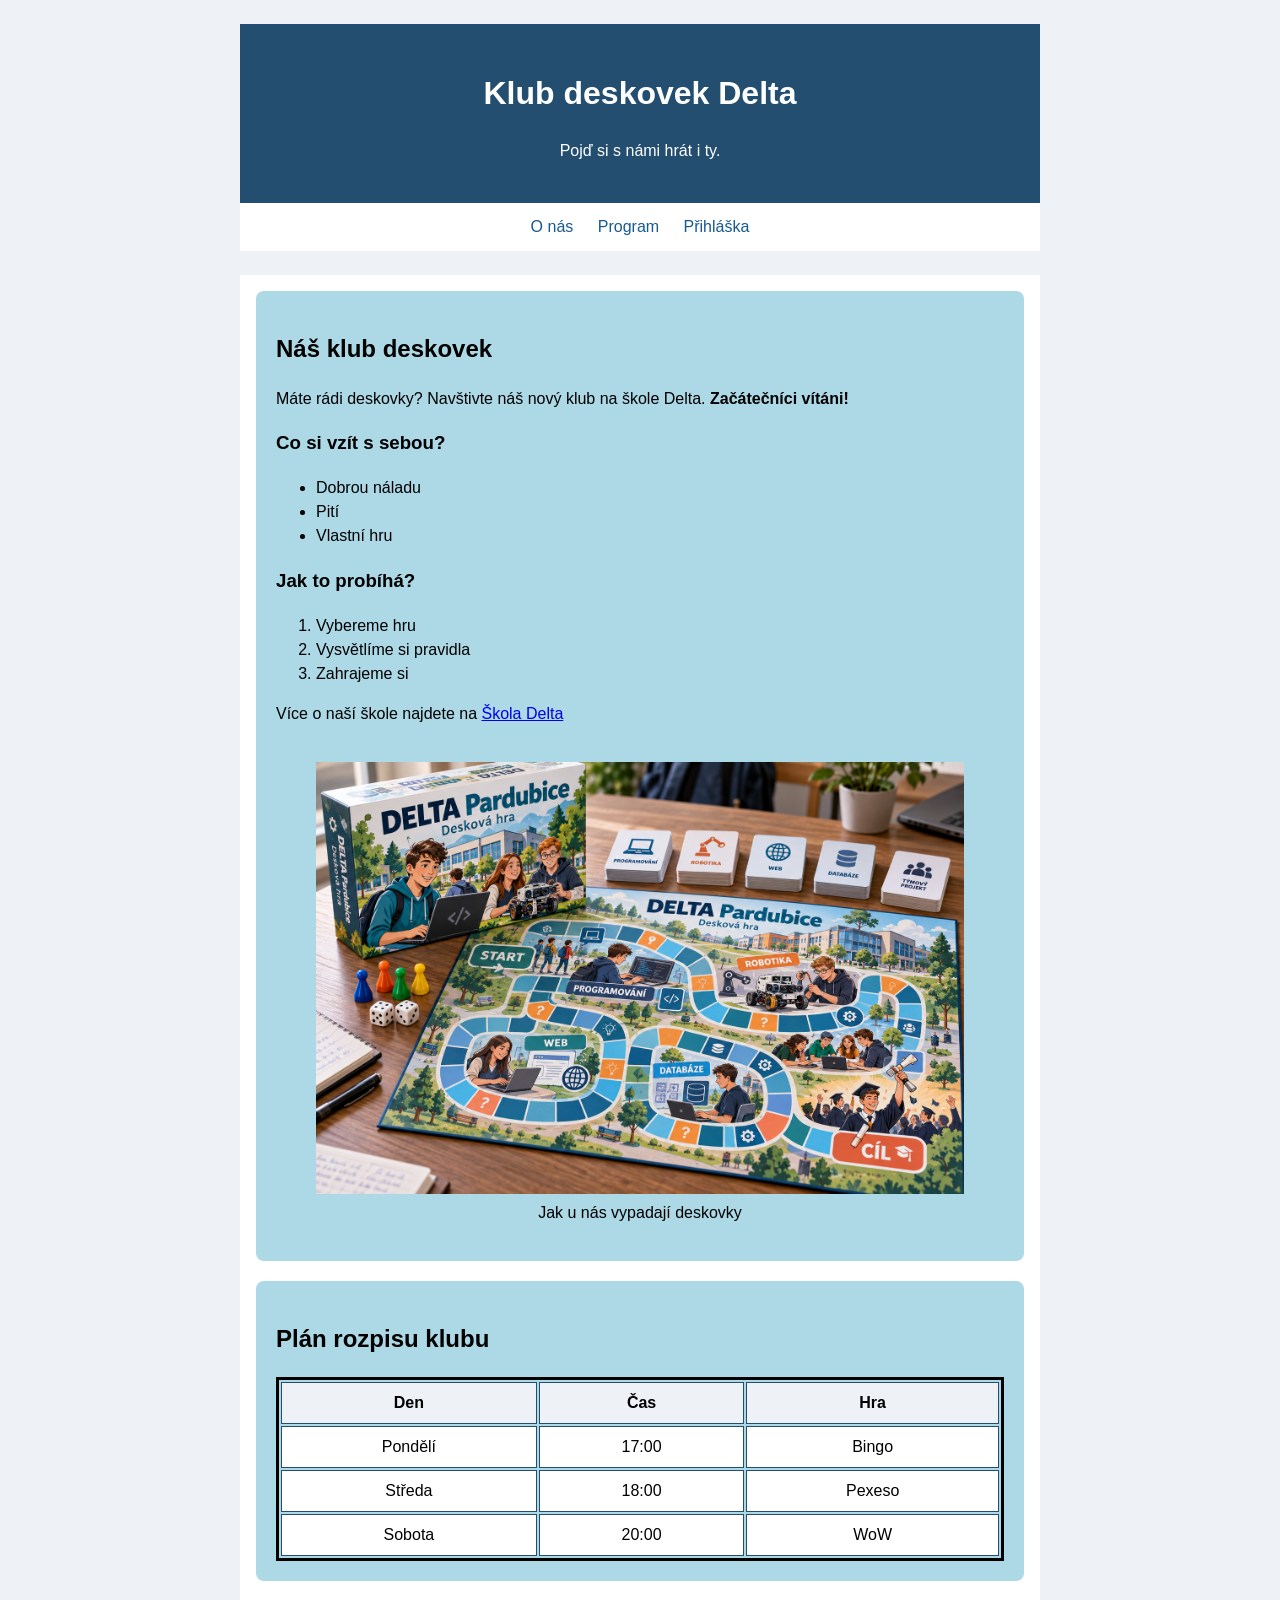
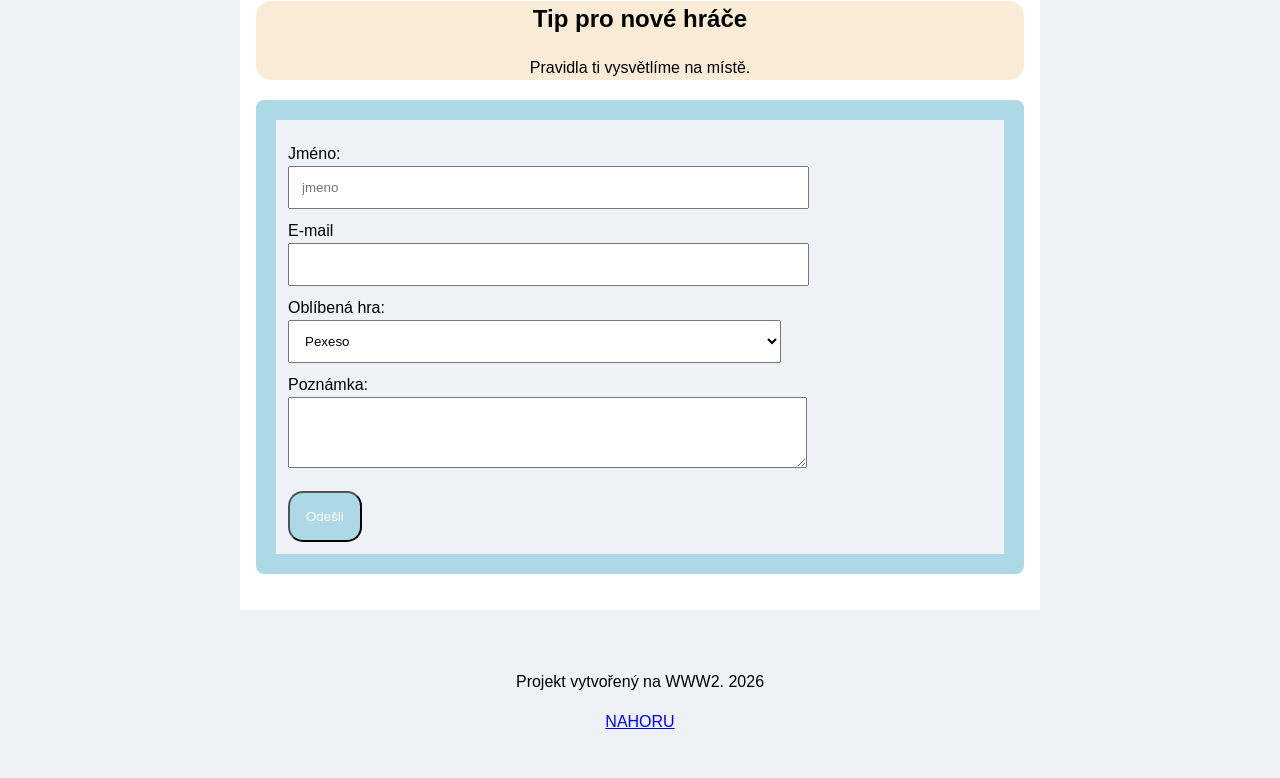
<file: deskovky/index.html>
<!DOCTYPE html>
<html lang="cs">
<head>
    <meta charset="UTF-8">
<link rel="stylesheet" href="style.css">
</head>
<body>
<header id="nahoru">
   <h1>Klub deskovek Delta</h1>
    <p>Pojď si s námi hrát i ty.</p>
</header>
<nav>
    <a href="">O nás</a>
    <a href="">Program</a>
    <a href="">Přihláška</a>
</nav>
<main>
<section id="o_nas">
  <h2>Náš klub deskovek</h2>
    <p>Máte rádi deskovky? Navštivte náš nový klub na škole Delta.
    <strong>Začátečníci vítáni!</strong>
    </p>
    <h3>Co si vzít s sebou?</h3>
    <ul>
        <li>Dobrou náladu</li>
        <li>Pití</li>
        <li>Vlastní hru</li>
    </ul>
    <h3>Jak to probíhá?</h3>
    <ol>
        <li>Vybereme hru</li>
        <li>Vysvětlíme si pravidla</li>
        <li>Zahrajeme si</li>
    </ol>
    <p>Více o naší škole najdete na <a href="https://www.delta-skola.cz" target="_blank" rel="noopener">Škola Delta</a></p>
<figure>
    <img src="img/deskovka.png" alt="Deskovka">
    <figcaption>Jak u nás vypadají deskovky</figcaption>
</figure>
</section>

    <section id="program">
<h2>Plán rozpisu klubu</h2>
        <table>
            <thead>
            <tr><th scope="col">Den</th> <th scope="col">Čas</th> <th scope="col">Hra</th></tr>
            </thead>
            <tbody>
            <tr><td>Pondělí</td> <td>17:00</td> <td>Bingo</td></tr>
            <tr><td>Středa</td> <td>18:00</td> <td>Pexeso</td></tr>
            <tr><td>Sobota</td> <td>20:00</td> <td>WoW</td></tr>
            </tbody>
        </table>
    </section>
    <aside class="bublina">
        <h2>Tip pro nové hráče</h2>
        <p>Pravidla ti vysvětlíme na místě.</p>
    </aside>

    <section id="prihlaska">
<form action="" method="post">
    <label for="jmeno">Jméno:</label>
    <input type="text" id="jmeno" name="jmeno" placeholder="jmeno" required>
    <label for="email">E-mail</label>
    <input type="email" name="email" id="email" required>
    <label for="hra">Oblíbená hra:</label>
    <select name="hra" id="hra" required>
        <option value="pexeso">Pexeso</option>
        <option value="bingo">Bingo</option>
    </select>
    <label for="zprava">Poznámka:</label>
    <textarea name="zprava" id="zprava" rows="3"></textarea>
    <br>
    <button type="submit">Odešli</button>
    </form>
    </section>
</main>

<footer>
<p>Projekt vytvořený na WWW2. 2026</p>
    <a href="#nahoru">NAHORU</a>
</footer>
</body>
</html>
</file>
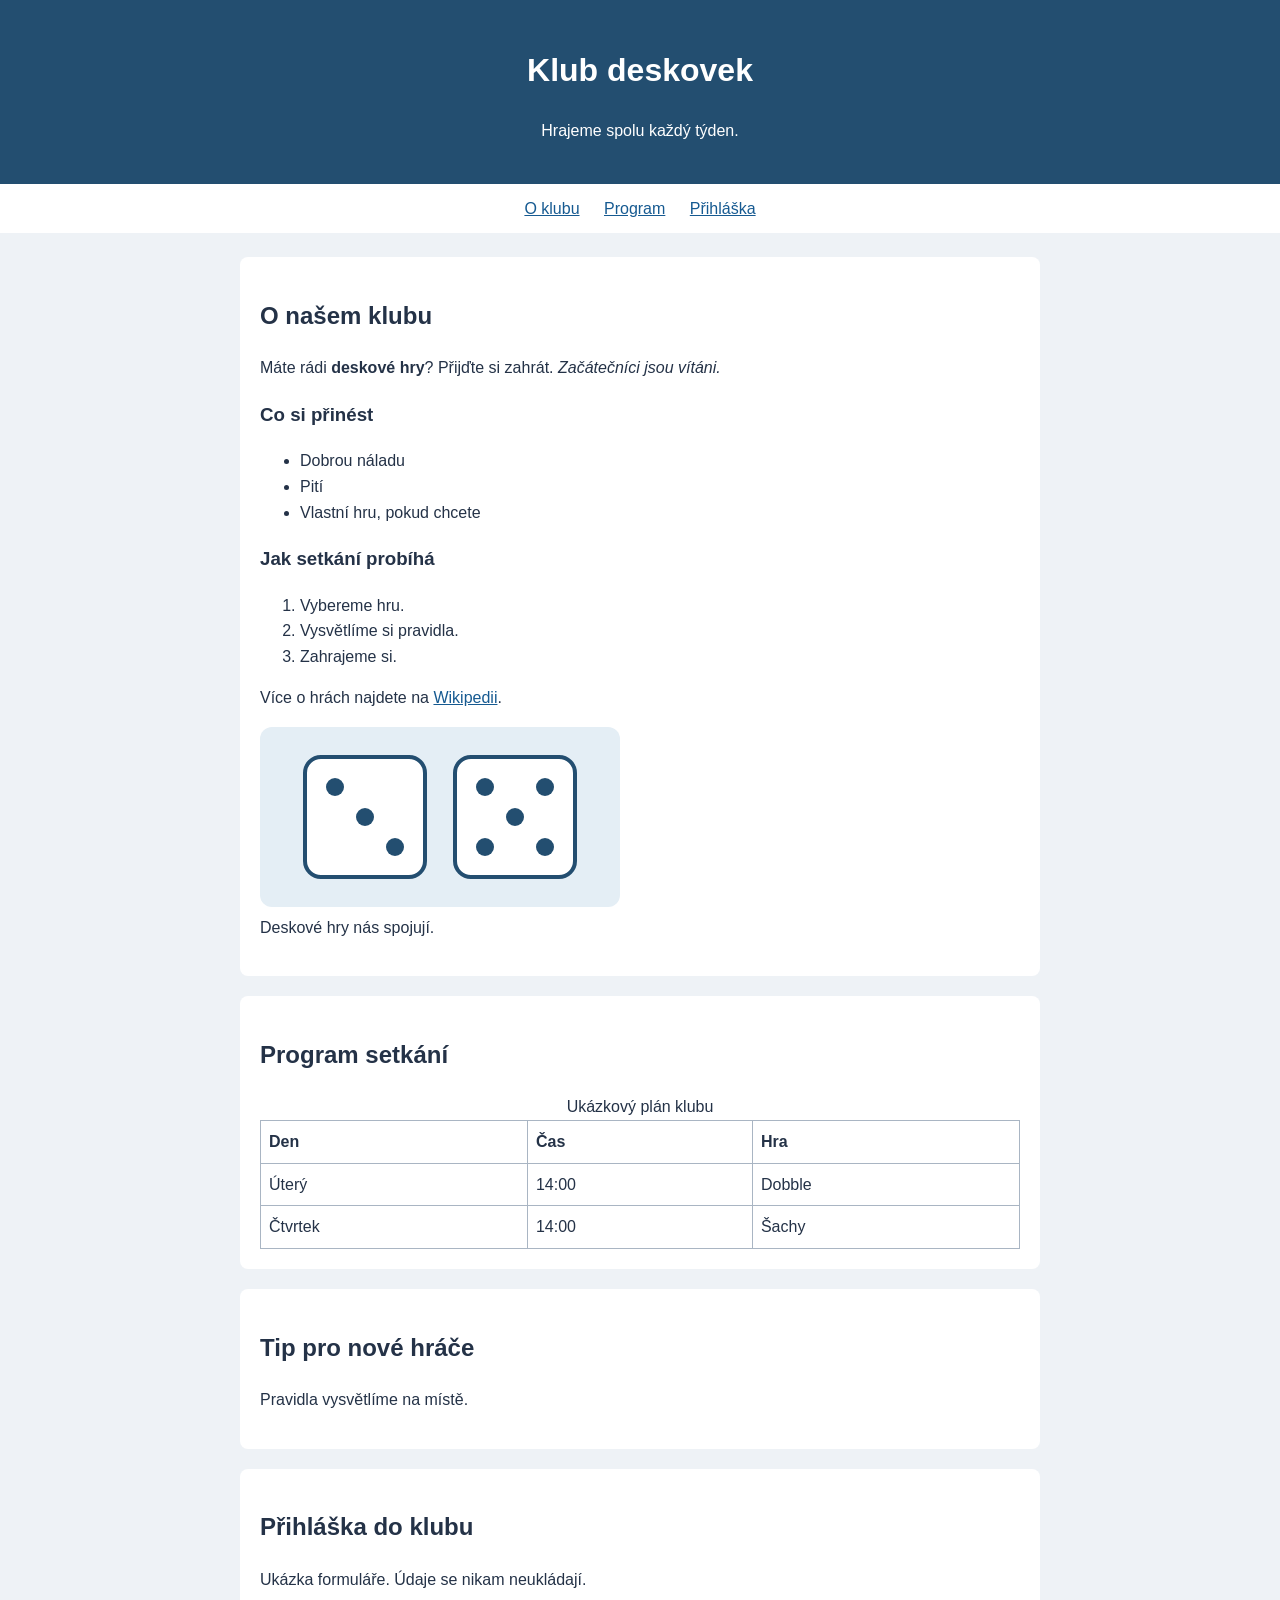
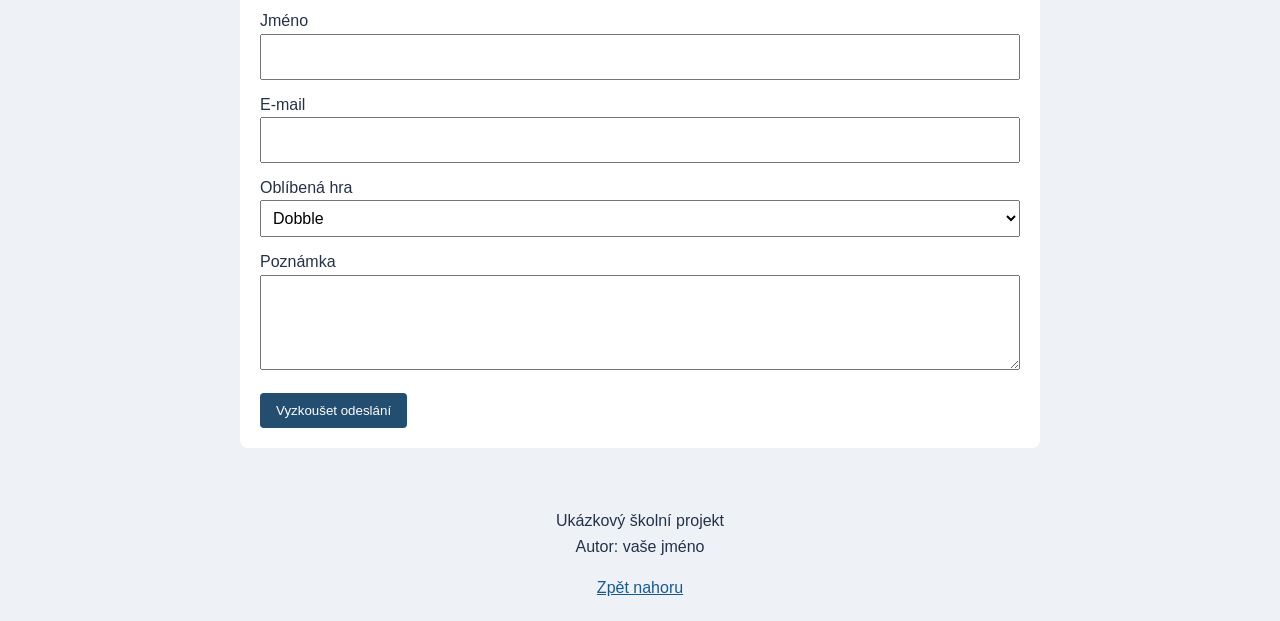
<file: klub-deskovek/index.html>
<!DOCTYPE html>
<html lang="cs">
<head>
  <meta charset="UTF-8">
  <meta name="viewport"
        content="width=device-width, initial-scale=1.0">
  <title>Klub deskovek</title>
  <link rel="stylesheet" href="style.css">
</head>
<body>
<header id="nahoru">
  <h1>Klub deskovek</h1>
  <p>Hrajeme spolu každý týden.</p>
</header>
<nav>
  <a href="#o-klubu">O klubu</a>
  <a href="#program">Program</a>
  <a href="#prihlaska">Přihláška</a>
</nav>
<main>
<section id="o-klubu">
  <h2>O našem klubu</h2>
  <p>Máte rádi <strong>deskové hry</strong>?
     Přijďte si zahrát. <em>Začátečníci jsou vítáni.</em></p>
  <h3>Co si přinést</h3>
  <ul>
    <li>Dobrou náladu</li>
    <li>Pití</li>
    <li>Vlastní hru, pokud chcete</li>
  </ul>
  <h3>Jak setkání probíhá</h3>
  <ol>
    <li>Vybereme hru.</li>
    <li>Vysvětlíme si pravidla.</li>
    <li>Zahrajeme si.</li>
  </ol>
  <p>Více o hrách najdete na
    <a href="https://cs.wikipedia.org/wiki/Desková_hra"
       target="_blank" rel="noopener">Wikipedii</a>.
  </p>
<figure>
  <img src="kostky.svg"
       alt="Dvě hrací kostky se třemi a pěti tečkami"
       width="360">
  <figcaption>Deskové hry nás spojují.</figcaption>
</figure>
</section>
<section id="program">
  <h2>Program setkání</h2>
  <table>
    <caption>Ukázkový plán klubu</caption>
    <thead>
      <tr>
        <th scope="col">Den</th>
        <th scope="col">Čas</th>
        <th scope="col">Hra</th>
      </tr>
    </thead>
    <tbody>
      <tr><td>Úterý</td><td>14:00</td><td>Dobble</td></tr>
      <tr><td>Čtvrtek</td><td>14:00</td><td>Šachy</td></tr>
    </tbody>
  </table>
</section>
<aside>
  <h2>Tip pro nové hráče</h2>
  <p>Pravidla vysvětlíme na místě.</p>
</aside>
<section id="prihlaska">
  <h2>Přihláška do klubu</h2>
  <p>Ukázka formuláře. Údaje se nikam neukládají.</p>
  <form action="index.html#prihlaska" method="get">
    <label for="jmeno">Jméno</label>
    <input id="jmeno" name="jmeno" type="text" required>

    <label for="email">E-mail</label>
    <input id="email" name="email" type="email" required>

    <label for="hra">Oblíbená hra</label>
    <select id="hra" name="hra">
      <option value="dobble">Dobble</option>
      <option value="sachy">Šachy</option>
    </select>

    <label for="zprava">Poznámka</label>
    <textarea id="zprava" name="zprava" rows="3"></textarea>

    <button type="submit">Vyzkoušet odeslání</button>
  </form>
</section>
</main>
<footer>
  <p>Ukázkový školní projekt<br>
     Autor: vaše jméno</p>
  <a href="#nahoru">Zpět nahoru</a>
</footer>
</body>
</html>
</file>
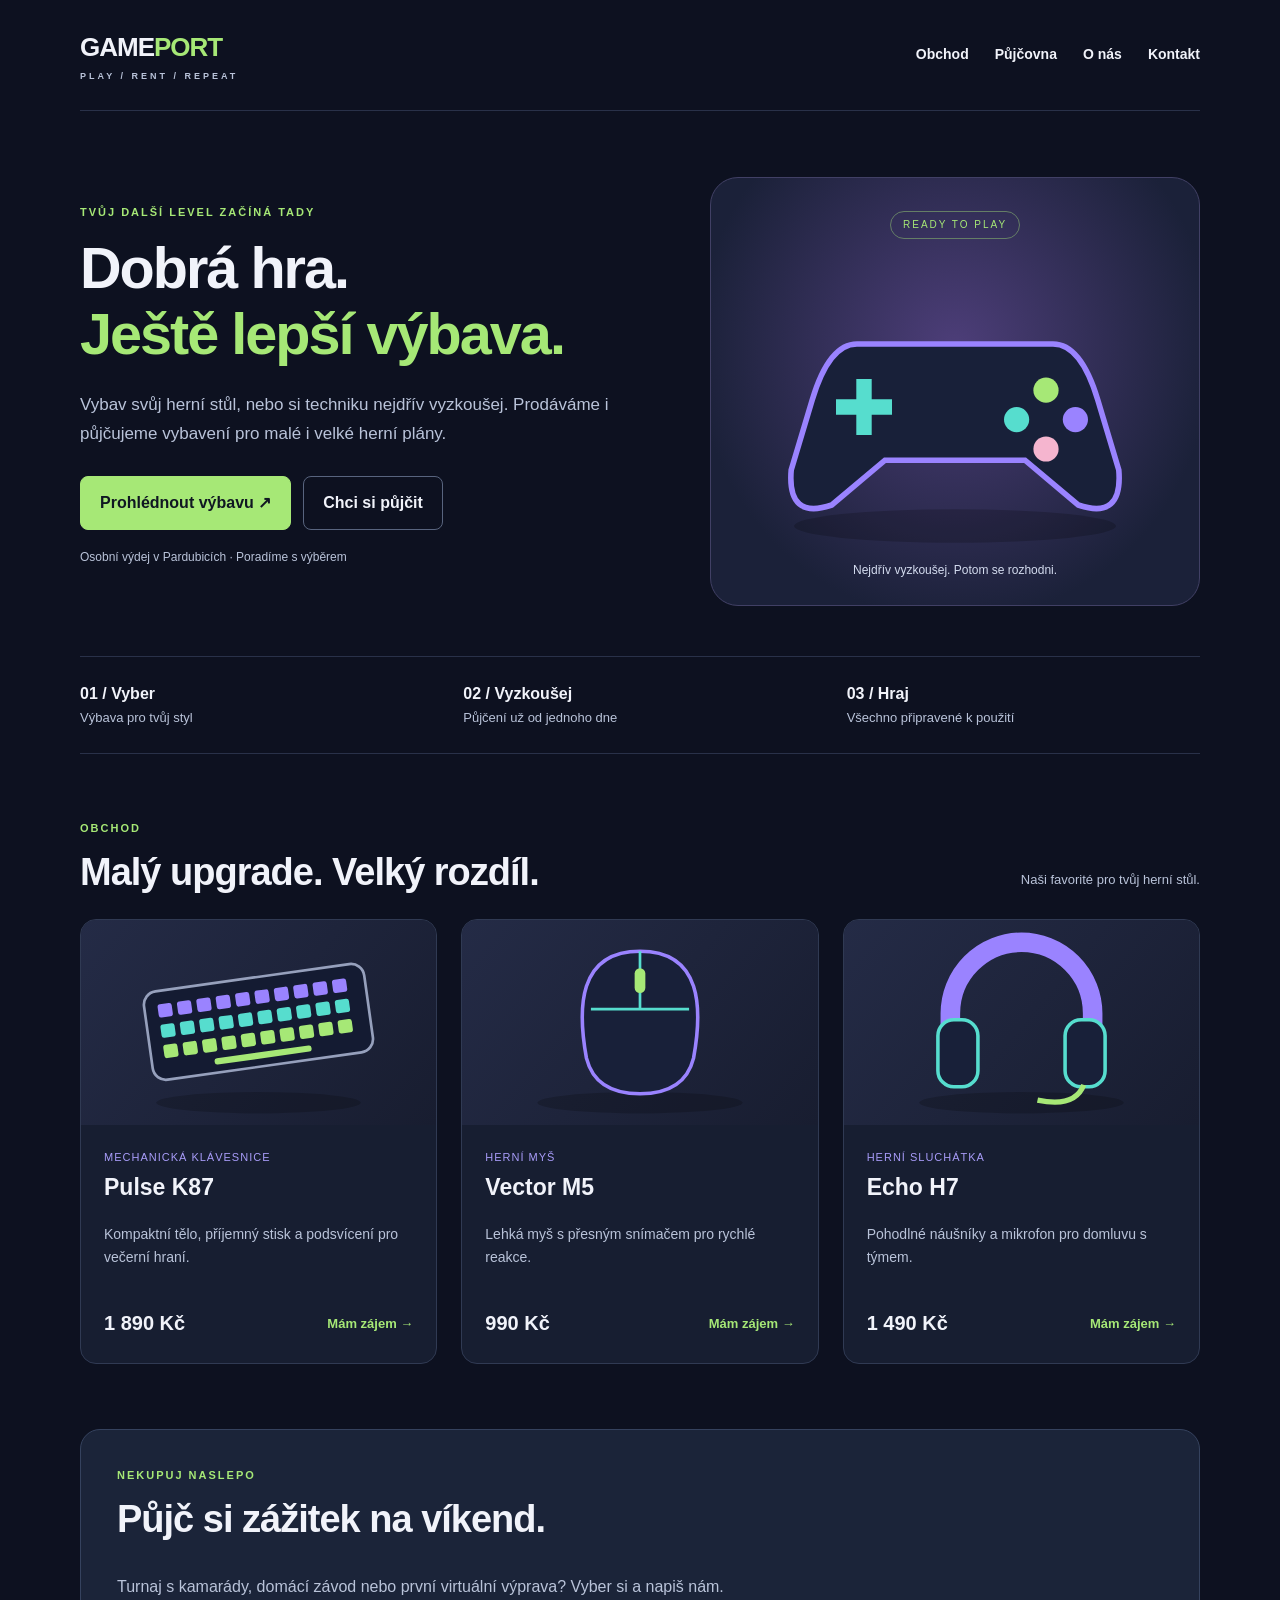
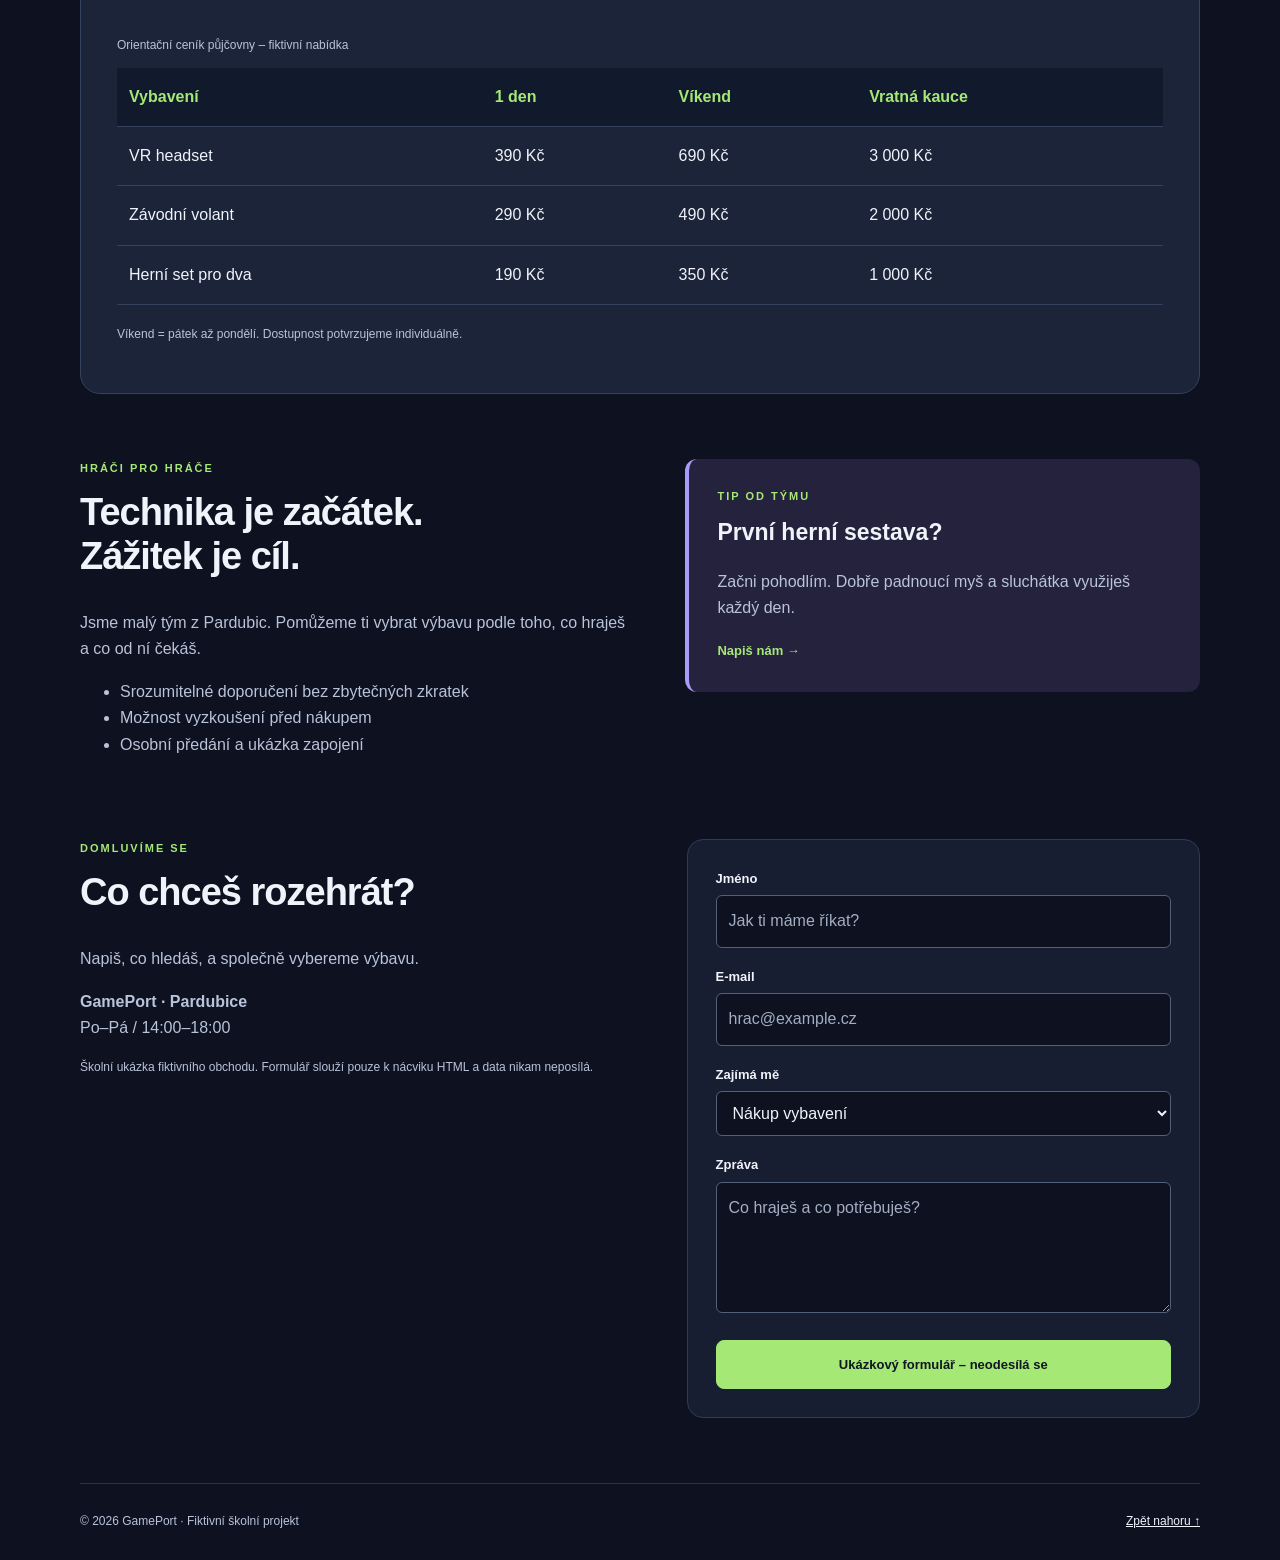
<file: webUkol/index.html>
<!DOCTYPE html>
<html lang="cs">
<head>
  <meta charset="UTF-8">
  <meta name="viewport" content="width=device-width, initial-scale=1">
  <title>GamePort | Výbava pro další level</title>
  <link rel="stylesheet" href="style.css">
</head>
<body>
  <a class="preskocit" href="#obsah">Přejít k obsahu</a>
  <!-- HLAVIČKA A NAVIGACE -->
  <header id="nahoru" class="hlavicka obal">
    <a class="logo" href="#nahoru">GAME<span>PORT</span><small>PLAY / RENT / REPEAT</small></a>
    <nav aria-label="Hlavní navigace"><a href="#produkty">Obchod</a><a href="#pujcovna">Půjčovna</a><a href="#o-nas">O nás</a><a href="#kontakt">Kontakt</a></nav>
  </header>
  <main id="obsah">
    <!-- ÚVOD -->
    <section class="uvod obal">
      <div><p class="stitek">TVŮJ DALŠÍ LEVEL ZAČÍNÁ TADY</p><h1>Dobrá hra.<br><span>Ještě lepší výbava.</span></h1><p class="perex">Vybav svůj herní stůl, nebo si techniku nejdřív vyzkoušej. Prodáváme i půjčujeme vybavení pro malé i velké herní plány.</p><div class="akce"><a class="tlacitko" href="#produkty">Prohlédnout výbavu ↗</a><a class="tlacitko vedlejsi" href="#pujcovna">Chci si půjčit</a></div><p class="drobne">Osobní výdej v Pardubicích · Poradíme s výběrem</p></div>
      <figure class="hero-obrazek"><span class="odznak">READY TO PLAY</span><img src="img/ovladac.svg" alt="Ilustrace herního ovladače" width="320" height="230"><figcaption>Nejdřív vyzkoušej. Potom se rozhodni.</figcaption></figure>
    </section>
    <!-- VÝHODY -->
    <div class="vyhody obal"><p><strong>01 / Vyber</strong> Výbava pro tvůj styl</p><p><strong>02 / Vyzkoušej</strong> Půjčení už od jednoho dne</p><p><strong>03 / Hraj</strong> Všechno připravené k použití</p></div>
    <!-- PRODUKTOVÉ KARTY -->
    <section id="produkty" class="sekce obal"><div class="nadpis-sekce"><div><p class="stitek">OBCHOD</p><h2>Malý upgrade. Velký rozdíl.</h2></div><p>Naši favorité pro tvůj herní stůl.</p></div>
      <div class="produkty">
        <article class="produkt">
          <div class="produkt-obrazek"><img src="img/klavesnice.svg" alt="Mechanická klávesnice Pulse K87" width="320" height="230"></div>
          <div class="produkt-obsah"><p class="kategorie">Mechanická klávesnice</p><h3>Pulse K87</h3><p>Kompaktní tělo, příjemný stisk a podsvícení pro večerní hraní.</p>
          <div class="produkt-paticka"><strong class="cena">1 890 Kč</strong><a class="odkaz" href="#kontakt">Mám zájem →</a></div></div>
        </article>
        <article class="produkt">
          <div class="produkt-obrazek"><img src="img/mys.svg" alt="Herní myš Vector M5" width="320" height="230"></div>
          <div class="produkt-obsah"><p class="kategorie">Herní myš</p><h3>Vector M5</h3><p>Lehká myš s přesným snímačem pro rychlé reakce.</p>
          <div class="produkt-paticka"><strong class="cena">990 Kč</strong><a class="odkaz" href="#kontakt">Mám zájem →</a></div></div>
        </article>
        <article class="produkt">
          <div class="produkt-obrazek"><img src="img/sluchatka.svg" alt="Herní sluchátka Echo H7" width="320" height="230"></div>
          <div class="produkt-obsah"><p class="kategorie">Herní sluchátka</p><h3>Echo H7</h3><p>Pohodlné náušníky a mikrofon pro domluvu s týmem.</p>
          <div class="produkt-paticka"><strong class="cena">1 490 Kč</strong><a class="odkaz" href="#kontakt">Mám zájem →</a></div></div>
        </article>
      </div>
    </section>
    <!-- PŮJČOVNA A CENÍK -->
    <section id="pujcovna" class="sekce obal"><div class="panel"><p class="stitek">NEKUPUJ NASLEPO</p><h2>Půjč si zážitek na víkend.</h2><p>Turnaj s kamarády, domácí závod nebo první virtuální výprava? Vyber si a napiš nám.</p>
      <div class="tabulka-obal"><table><caption>Orientační ceník půjčovny – fiktivní nabídka</caption><thead><tr><th scope="col">Vybavení</th><th scope="col">1 den</th><th scope="col">Víkend</th><th scope="col">Vratná kauce</th></tr></thead><tbody><tr><th scope="row">VR headset</th><td>390 Kč</td><td>690 Kč</td><td>3 000 Kč</td></tr><tr><th scope="row">Závodní volant</th><td>290 Kč</td><td>490 Kč</td><td>2 000 Kč</td></tr><tr><th scope="row">Herní set pro dva</th><td>190 Kč</td><td>350 Kč</td><td>1 000 Kč</td></tr></tbody></table></div>
      <p class="drobne">Víkend = pátek až pondělí. Dostupnost potvrzujeme individuálně.</p></div>
    </section>
    <!-- O NÁS -->
    <section id="o-nas" class="sekce obal o-nas"><div><p class="stitek">HRÁČI PRO HRÁČE</p><h2>Technika je začátek.<br>Zážitek je cíl.</h2><p>Jsme malý tým z Pardubic. Pomůžeme ti vybrat výbavu podle toho, co hraješ a co od ní čekáš.</p><ul><li>Srozumitelné doporučení bez zbytečných zkratek</li><li>Možnost vyzkoušení před nákupem</li><li>Osobní předání a ukázka zapojení</li></ul></div><aside class="tip"><p class="stitek">TIP OD TÝMU</p><h3>První herní sestava?</h3><p>Začni pohodlím. Dobře padnoucí myš a sluchátka využiješ každý den.</p><a class="odkaz" href="#kontakt">Napiš nám →</a></aside></section>
    <!-- KONTAKTNÍ FORMULÁŘ – BEZ ODESÍLÁNÍ -->
    <section id="kontakt" class="sekce obal kontakt"><div><p class="stitek">DOMLUVÍME SE</p><h2>Co chceš rozehrát?</h2><p>Napiš, co hledáš, a společně vybereme výbavu.</p><p><strong>GamePort · Pardubice</strong><br>Po–Pá / 14:00–18:00</p><p class="drobne">Školní ukázka fiktivního obchodu. Formulář slouží pouze k nácviku HTML a data nikam neposílá.</p></div>
      <form><label for="jmeno">Jméno</label><input id="jmeno" name="jmeno" type="text" autocomplete="name" placeholder="Jak ti máme říkat?" required><label for="email">E-mail</label><input id="email" name="email" type="email" autocomplete="email" placeholder="hrac@example.cz" required><label for="zajem">Zajímá mě</label><select id="zajem" name="zajem"><option value="nakup">Nákup vybavení</option><option value="pujceni">Půjčení vybavení</option><option value="rada">Pomoc s výběrem</option></select><label for="zprava">Zpráva</label><textarea id="zprava" name="zprava" rows="4" placeholder="Co hraješ a co potřebuješ?"></textarea><button class="tlacitko" type="button">Ukázkový formulář – neodesílá se</button></form>
    </section>
  </main>
  <footer class="obal"><p>© 2026 GamePort · Fiktivní školní projekt</p><a href="#nahoru">Zpět nahoru ↑</a></footer>
</body>
</html>
</file>
<file: deskovky/style.css>
body{
    font-family:Arial;
    background-color: #eef2f6;
    color:black;
    line-height: 1.5;
    max-width: 800px;
    margin: 24px auto;
    padding: 0 16px;
}
header{
    background-color: #234e70;
    color: white;
    padding: 24px;
    text-align: center;

}
nav{
    background-color:white;
    padding: 12px;
    text-align: center;
}
nav a{
    margin:0 10px;
    color:#165a91;
    text-decoration: none;
}
nav a:hover{
    color:black;
}
main{
    background-color: white;
    max-width: 800px;
    margin:24px auto;
    padding: 16px;
}
section,aside{
    background-color: lightblue;
    padding:20px;
    margin-bottom: 20px;
    border-radius: 8px;
}
img{
    max-width: 100%;
    height: auto;
}
figure{
    text-align: center;
    margin-top:36px;
}
table{
    width: 100%;
    border-color: #234e70;
    border: solid;

}
th{
    background-color: #eef2f6;
}
td{
    background-color: white;
}
th,td{
    border: 1px solid #234e70;
    padding: 8px;
    text-align: center;
}

.bublina{
    background-color: antiquewhite;
    border-radius: 15px;
    text-align: center;
    padding: 0px;
}

form{
    background-color: #eef2f6;
    padding: 12px;
}

label{
    display: block;
    margin-top:10px;
}
input,select,textarea{
  width: 70%;
    padding: 12px;
}
button{
    margin-top: 16px;
    padding: 16px;
    background-color: lightblue;
    color: white;
    border-radius: 15px;
}

footer{
    text-align: center;
    padding: 20px;
}
</file>
<file: klub-deskovek/style.css>
/* Základ celé stránky */
body {
  font-family: Arial, sans-serif;
  background-color: #eef2f6;
  color: #243247;
  margin: 0;
  line-height: 1.6;
}
header {
  background-color: #234e70;
  color: white;
  padding: 24px;
  text-align: center;
}
nav {
  background-color: white;
  padding: 12px;
  text-align: center;
}
nav a {
  margin: 0 10px;
}
a {
  color: #165a91;
}
main {
  max-width: 800px;
  margin: 24px auto;
  padding: 0 16px;
}

section, aside {
  background-color: white;
  padding: 20px;
  margin-bottom: 20px;
  border-radius: 8px;
}
img {
  max-width: 100%;
  height: auto;
}
figure {
  margin: 16px 0;
}
table {
  width: 100%;
  border-collapse: collapse;
}
th, td {
  border: 1px solid #a9b5c3;
  padding: 8px;
  text-align: left;
}
label {
  display: block;
  margin-top: 12px;
}
input, select, textarea {
  box-sizing: border-box;
  width: 100%;
  padding: 8px;
  font: inherit;
}
button {
  margin-top: 16px;
  padding: 10px 16px;
  background-color: #234e70;
  color: white;
  border: none;
  border-radius: 4px;
}
footer {
  text-align: center;
  padding: 20px;
}
</file>
<file: webUkol/style.css>
/* 1. ZÁKLAD STRÁNKY */
* { box-sizing: border-box; }
html { scroll-behavior: smooth; }
body { margin: 0; background: #0d1120; color: #f1f3fa; font-family: Arial, sans-serif; line-height: 1.65; }
a { color: inherit; }
img { display: block; max-width: 100%; height: auto; }
.obal { width: min(1120px, 92%); margin: 0 auto; }
h1, h2, h3, p { margin-top: 0; }
h1, h2, h3 { line-height: 1.15; }
h1 { font-size: clamp(36px, 4.5vw, 62px); letter-spacing: -2px; margin-bottom: 24px; }
h2 { font-size: clamp(27px, 3vw, 38px); letter-spacing: -1px; }
h3 { font-size: 23px; }
p, li { color: #b9c3d9; }
.preskocit { position: absolute; left: 16px; top: -100px; padding: 12px; background: #a6e876; color: #101722; z-index: 10; }
.preskocit:focus { top: 12px; }
a:focus-visible, button:focus-visible, input:focus-visible, select:focus-visible, textarea:focus-visible { outline: 3px solid #56ddce; outline-offset: 4px; }
/* 2. HLAVIČKA */
.hlavicka { display: flex; align-items: center; justify-content: space-between; gap: 24px; padding: 26px 0; border-bottom: 1px solid #293149; }
.logo { font-weight: 900; font-size: 26px; letter-spacing: -1px; text-decoration: none; }
.logo span { color: #a6e876; }
.logo small { display: block; font-size: 9px; letter-spacing: 3px; color: #b9c3d9; }
nav { display: flex; flex-wrap: wrap; gap: 26px; }
nav a { text-decoration: none; font-size: 14px; font-weight: bold; }
nav a:hover { color: #a6e876; }
/* 3. ÚVOD A TLAČÍTKA */
.uvod { display: flex; align-items: center; gap: 48px; padding: 66px 0 50px; }
.uvod > div { flex: 1.3; }
h1 span { color: #a6e876; }
.stitek { color: #a6e876; font-size: 11px; letter-spacing: 2px; font-weight: bold; margin-bottom: 14px; }
.perex { max-width: 570px; font-size: 17px; }
.akce { display: flex; flex-wrap: wrap; gap: 12px; margin: 28px 0 18px; }
.tlacitko { display: inline-block; padding: 13px 19px; background: #a6e876; color: #101722; border: 1px solid #a6e876; border-radius: 8px; font: inherit; font-weight: bold; text-decoration: none; cursor: pointer; transition: background .2s, transform .2s; }
.tlacitko:hover { background: #c3f3a3; transform: translateY(-2px); }
.vedlejsi { background: transparent; color: #f1f3fa; border-color: #58647e; }
.vedlejsi:hover { background: #293149; }
.drobne { font-size: 12px; }
.hero-obrazek { position: relative; flex: 1; margin: 0; padding: 32px 20px 24px; border: 1px solid #414065; border-radius: 28px; background: radial-gradient(ellipse at 50% 40%, #4d3e79, #1b2139 75%); text-align: center; }
.hero-obrazek img { width: 100%; }
.hero-obrazek figcaption { color: #d4dcef; font-size: 12px; }
.odznak { display: inline-block; color: #a6e876; border: 1px solid #657e66; border-radius: 20px; padding: 5px 12px; font-size: 10px; letter-spacing: 2px; }
/* 4. VÝHODY A SEKCE */
.vyhody { display: flex; gap: 30px; border-top: 1px solid #293149; border-bottom: 1px solid #293149; padding: 24px 0; }
.vyhody p { flex: 1; margin: 0; font-size: 13px; }
.vyhody strong { display: block; color: #f1f3fa; font-size: 16px; }
.sekce { padding-top: 65px; scroll-margin-top: 24px; }
.nadpis-sekce { display: flex; justify-content: space-between; align-items: end; gap: 24px; margin-bottom: 24px; }
.nadpis-sekce h2 { margin-bottom: 0; }
.nadpis-sekce > p { font-size: 13px; margin-bottom: 4px; }
/* 5. PRODUKTY */
.produkty { display: flex; flex-wrap: wrap; gap: 24px; }
.produkt { flex: 1 1 250px; min-width: 0; background: #171e31; border: 1px solid #303a53; border-radius: 16px; overflow: hidden; transition: transform .2s; }
.produkt:hover { transform: translateY(-5px); }
.produkt-obrazek { background: linear-gradient(130deg, #242b46, #181d30); }
.produkt-obrazek img { width: 100%; height: 205px; object-fit: contain; }
.produkt-obsah { padding: 23px; }
.kategorie { color: #a89cf9; font-size: 11px; letter-spacing: 1px; text-transform: uppercase; margin-bottom: 8px; }
.produkt-obsah > p:not(.kategorie) { font-size: 14px; min-height: 70px; }
.produkt-paticka { display: flex; flex-wrap: wrap; align-items: center; justify-content: space-between; gap: 10px; }
.cena { font-size: 20px; }
.odkaz { color: #a6e876; text-decoration: none; font-size: 13px; font-weight: bold; }
.odkaz:hover { text-decoration: underline; }
/* 6. CENÍK */
.panel { padding: 36px; border-radius: 20px; background: #1b2439; border: 1px solid #35425e; }
.tabulka-obal { overflow-x: auto; }
table { width: 100%; border-collapse: collapse; margin: 20px 0; text-align: left; white-space: nowrap; }
caption { text-align: left; font-size: 12px; color: #b9c3d9; padding-bottom: 12px; }
th, td { padding: 16px 12px; border-bottom: 1px solid #35425e; }
thead { color: #a6e876; background: #111a2c; }
tbody th { font-weight: normal; }
/* 7. O NÁS A FORMULÁŘ */
.o-nas, .kontakt { display: flex; gap: 60px; align-items: start; }
.o-nas > div, .kontakt > div { flex: 1.2; }
.tip { flex: 1; padding: 28px; background: #24223c; border-left: 4px solid #a89cf9; border-radius: 12px; }
form { flex: 1; padding: 28px; background: #171e31; border: 1px solid #303a53; border-radius: 16px; }
label { display: block; font-size: 13px; font-weight: bold; margin-bottom: 6px; }
input, select, textarea { width: 100%; padding: 12px; margin-bottom: 18px; border: 1px solid #536079; border-radius: 6px; color: #f1f3fa; background: #0d1120; font: inherit; }
textarea { resize: vertical; }
::placeholder { color: #a3aec3; }
form .tlacitko { width: 100%; font-size: 13px; cursor: default; }
/* 8. PATIČKA A MOBIL */
footer { display: flex; justify-content: space-between; gap: 16px; border-top: 1px solid #293149; padding: 28px 0; margin-top: 65px !important; font-size: 12px; }
footer p { margin: 0; }
@media (max-width: 760px) {
  .hlavicka, .uvod, .o-nas, .kontakt, .nadpis-sekce { flex-direction: column; align-items: stretch; }
  .hlavicka { gap: 20px; }
  nav { gap: 20px; }
  .uvod { padding-top: 40px; gap: 30px; }
  .hero-obrazek { max-width: 440px; width: 100%; align-self: center; }
  .vyhody { flex-direction: column; gap: 18px; }
  .sekce { padding-top: 44px; }
  .o-nas, .kontakt { gap: 24px; }
  .panel, form { padding: 22px; }
  footer { flex-wrap: wrap; }
}
@media (prefers-reduced-motion: reduce) {
  html { scroll-behavior: auto; }
  *, *::before, *::after { transition: none !important; }
}
</file>
